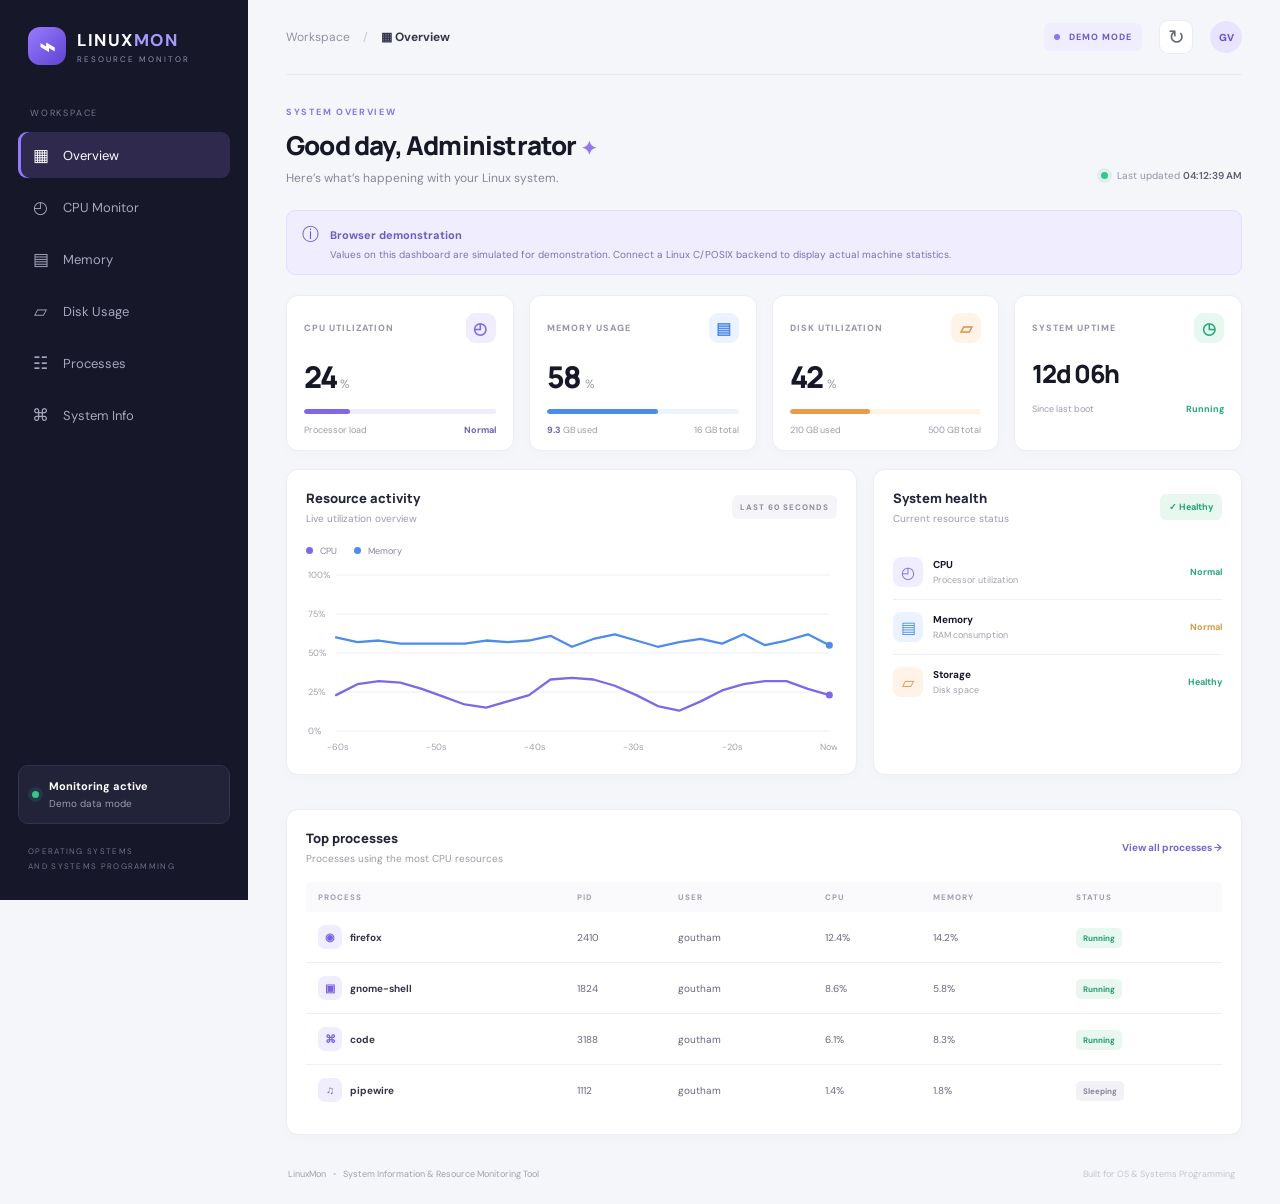
<file: website codes/index.html>
<!DOCTYPE html>
<html lang="en">
<head>
  <meta charset="UTF-8">
  <meta name="viewport" content="width=device-width, initial-scale=1.0">
  <title>Linux Resource Monitor</title>
  <link rel="stylesheet" href="style.css">
</head>
<body>
  <div class="app-shell">
    <aside class="sidebar" id="sidebar">
      <div class="brand"><div class="brand-mark">⌁</div><div><strong>LINUX<span>MON</span></strong><small>RESOURCE MONITOR</small></div></div>
      <div class="nav-label">WORKSPACE</div>
      <nav>
        <a class="nav-link active" href="#dashboard" data-page="dashboard"><b>▦</b> Overview</a>
        <a class="nav-link" href="#cpu" data-page="cpu"><b>◴</b> CPU Monitor</a>
        <a class="nav-link" href="#memory" data-page="memory"><b>▤</b> Memory</a>
        <a class="nav-link" href="#disk" data-page="disk"><b>▱</b> Disk Usage</a>
        <a class="nav-link" href="#processes" data-page="processes"><b>☷</b> Processes</a>
        <a class="nav-link" href="#system" data-page="system"><b>⌘</b> System Info</a>
      </nav>
      <div class="sidebar-bottom">
        <div class="status-card"><span class="pulse"></span><div><strong>Monitoring active</strong><small>Demo data mode</small></div></div>
        <div class="sidebar-foot">OPERATING SYSTEMS<br>AND SYSTEMS PROGRAMMING</div>
      </div>
    </aside>

    <main class="main">
      <header class="topbar">
        <button class="menu-btn" id="menuBtn" aria-label="Toggle menu">☰</button>
        <div class="crumb">Workspace <span>/</span> <strong id="pageName">Overview</strong></div>
        <div class="top-actions">
          <span class="demo-pill"><i></i> DEMO MODE</span>
          <button class="icon-btn" id="refreshBtn" title="Refresh data">↻</button>
          <div class="avatar">GV</div>
        </div>
      </header>

      <section class="page active-page" id="dashboard">
        <div class="page-heading">
          <div><p class="eyebrow">SYSTEM OVERVIEW</p><h1>Good day, Administrator <span>✦</span></h1><p class="subheading">Here’s what’s happening with your Linux system.</p></div>
          <div class="heading-right"><span class="live-dot"></span> <span>Last updated <strong id="lastUpdated">just now</strong></span></div>
        </div>
        <div class="notice"><span>ⓘ</span><div><strong>Browser demonstration</strong><p>Values on this dashboard are simulated for demonstration. Connect a Linux C/POSIX backend to display actual machine statistics.</p></div></div>

        <div class="stats-grid">
          <article class="stat-card"><div class="stat-top"><span>CPU UTILIZATION</span><span class="stat-icon purple">◴</span></div><div class="stat-value"><strong id="cpuValue">24</strong><small>%</small></div><div class="progress"><i id="cpuBar" style="width:24%"></i></div><div class="stat-foot"><span>Processor load</span><b id="cpuState">Normal</b></div></article>
          <article class="stat-card"><div class="stat-top"><span>MEMORY USAGE</span><span class="stat-icon blue">▤</span></div><div class="stat-value"><strong id="memValue">58</strong><small>%</small></div><div class="progress bluebar"><i id="memBar" style="width:58%"></i></div><div class="stat-foot"><span><b id="memUsed">9.3</b> GB used</span><span>16 GB total</span></div></article>
          <article class="stat-card"><div class="stat-top"><span>DISK UTILIZATION</span><span class="stat-icon orange">▱</span></div><div class="stat-value"><strong id="diskValue">42</strong><small>%</small></div><div class="progress orangebar"><i id="diskBar" style="width:42%"></i></div><div class="stat-foot"><span>210 GB used</span><span>500 GB total</span></div></article>
          <article class="stat-card"><div class="stat-top"><span>SYSTEM UPTIME</span><span class="stat-icon green">◷</span></div><div class="stat-value uptime"><strong id="uptimeValue">12d 06h</strong></div><div class="stat-foot"><span>Since last boot</span><b class="good">Running</b></div></article>
        </div>

        <div class="content-grid">
          <article class="panel chart-panel"><div class="panel-head"><div><h2>Resource activity</h2><p>Live utilization overview</p></div><span class="range-chip">LAST 60 SECONDS</span></div><div class="chart-legend"><span><i class="legend-purple"></i> CPU</span><span><i class="legend-blue"></i> Memory</span></div><div class="chart-wrap"><canvas id="resourceChart"></canvas></div></article>
          <article class="panel"><div class="panel-head"><div><h2>System health</h2><p>Current resource status</p></div><span class="health-check">✓ Healthy</span></div><div class="health-list"><div><span class="health-symbol purple-bg">◴</span><div class="health-text"><strong>CPU</strong><small>Processor utilization</small></div><b id="healthCpu">Normal</b></div><div><span class="health-symbol blue-bg">▤</span><div class="health-text"><strong>Memory</strong><small>RAM consumption</small></div><b id="healthMem">Moderate</b></div><div><span class="health-symbol orange-bg">▱</span><div class="health-text"><strong>Storage</strong><small>Disk space</small></div><b>Healthy</b></div></div></article>
        </div>
        <article class="panel process-preview"><div class="panel-head"><div><h2>Top processes</h2><p>Processes using the most CPU resources</p></div><a href="#processes" class="text-link">View all processes →</a></div><div class="table-scroll"><table><thead><tr><th>PROCESS</th><th>PID</th><th>USER</th><th>CPU</th><th>MEMORY</th><th>STATUS</th></tr></thead><tbody id="topProcesses"></tbody></table></div></article>
        <footer>LinuxMon <span>•</span> System Information & Resource Monitoring Tool <span class="footer-right">Built for OS & Systems Programming</span></footer>
      </section>

      <section class="page" id="cpu"><div class="page-heading"><div><p class="eyebrow">PERFORMANCE</p><h1>CPU Monitor</h1><p class="subheading">Track processor utilization and system load.</p></div></div><div class="stats-grid two"><article class="stat-card"><div class="stat-top"><span>CURRENT CPU LOAD</span><span class="stat-icon purple">◴</span></div><div class="stat-value"><strong id="cpuPageValue">24</strong><small>%</small></div><div class="progress"><i id="cpuPageBar" style="width:24%"></i></div><div class="stat-foot"><span>Overall utilization</span><b id="cpuPageState">Normal</b></div></article><article class="stat-card"><div class="stat-top"><span>PROCESSOR CORES</span><span class="stat-icon green">⌘</span></div><div class="stat-value"><strong>8</strong></div><div class="stat-foot"><span>Logical CPU cores</span><span>Demo specification</span></div></article></div><article class="panel large-chart"><div class="panel-head"><div><h2>CPU utilization history</h2><p>Recent processor activity</p></div><span class="range-chip">LIVE DEMO</span></div><div class="chart-wrap tall"><canvas id="cpuChart"></canvas></div></article><article class="panel info-panel"><h2>Understanding CPU usage</h2><p>CPU utilization represents the percentage of processor capacity currently being used by running tasks. High utilization over a long period may indicate heavy workloads or processes that need investigation.</p></article><footer>LinuxMon <span>•</span> CPU Monitoring</footer></section>

      <section class="page" id="memory"><div class="page-heading"><div><p class="eyebrow">RESOURCE DETAILS</p><h1>Memory Monitor</h1><p class="subheading">Understand RAM consumption and availability.</p></div></div><div class="stats-grid three"><article class="stat-card"><div class="stat-top"><span>TOTAL MEMORY</span><span class="stat-icon blue">▤</span></div><div class="stat-value"><strong>16</strong><small>GB</small></div><div class="stat-foot"><span>Installed RAM</span></div></article><article class="stat-card"><div class="stat-top"><span>USED MEMORY</span><span class="stat-icon purple">▥</span></div><div class="stat-value"><strong id="memoryUsedPage">9.3</strong><small>GB</small></div><div class="stat-foot"><span>Currently in use</span></div></article><article class="stat-card"><div class="stat-top"><span>AVAILABLE MEMORY</span><span class="stat-icon green">✓</span></div><div class="stat-value"><strong id="memoryFreePage">6.7</strong><small>GB</small></div><div class="stat-foot"><span>Available to processes</span></div></article></div><article class="panel memory-panel"><div class="panel-head"><div><h2>Memory allocation</h2><p>Used vs available memory</p></div><strong id="memoryPercent">58%</strong></div><div class="memory-track"><i id="memoryTrack" style="width:58%"></i></div><div class="memory-key"><span><i class="key-used"></i> Used memory</span><span><i class="key-free"></i> Available memory</span></div></article><article class="panel info-panel"><h2>Memory management</h2><p>The Linux kernel manages physical memory among processes and system services. The /proc/meminfo file provides information about memory totals, free memory, buffers, and cache.</p></article><footer>LinuxMon <span>•</span> Memory Monitoring</footer></section>

      <section class="page" id="disk"><div class="page-heading"><div><p class="eyebrow">STORAGE</p><h1>Disk Usage</h1><p class="subheading">View storage capacity and available disk space.</p></div></div><div class="stats-grid three"><article class="stat-card"><div class="stat-top"><span>TOTAL CAPACITY</span><span class="stat-icon orange">▱</span></div><div class="stat-value"><strong>500</strong><small>GB</small></div><div class="stat-foot"><span>Total disk space</span></div></article><article class="stat-card"><div class="stat-top"><span>USED SPACE</span><span class="stat-icon purple">▥</span></div><div class="stat-value"><strong>210</strong><small>GB</small></div><div class="stat-foot"><span>42% of capacity</span></div></article><article class="stat-card"><div class="stat-top"><span>FREE SPACE</span><span class="stat-icon green">✓</span></div><div class="stat-value"><strong>290</strong><small>GB</small></div><div class="stat-foot"><span>58% available</span></div></article></div><article class="panel memory-panel"><div class="panel-head"><div><h2>Storage utilization</h2><p>Primary disk partition</p></div><span class="health-check">Healthy</span></div><div class="memory-track disk-track"><i style="width:42%"></i></div><div class="memory-key"><span><i class="key-disk"></i> Used · 210 GB</span><span><i class="key-free"></i> Free · 290 GB</span></div><div class="partition-row"><div><strong>/dev/sda1</strong><small>Primary partition · ext4</small></div><strong>500 GB</strong></div></article><article class="panel info-panel"><h2>Disk monitoring</h2><p>Disk usage indicates how much persistent storage is occupied. Linux disk information can be collected using system calls and filesystem interfaces such as statvfs.</p></article><footer>LinuxMon <span>•</span> Disk Monitoring</footer></section>

      <section class="page" id="processes"><div class="page-heading"><div><p class="eyebrow">PROCESS MANAGEMENT</p><h1>Running Processes</h1><p class="subheading">Explore processes and their resource consumption.</p></div><span class="count-pill" id="processCount">8 processes</span></div><article class="panel"><div class="panel-head process-tools"><div><h2>Process list</h2><p>Sample process table for demonstration</p></div><input id="processSearch" class="search" type="search" placeholder="⌕  Search process..."></div><div class="table-scroll"><table><thead><tr><th>PROCESS</th><th>PID</th><th>USER</th><th>CPU</th><th>MEMORY</th><th>STATUS</th></tr></thead><tbody id="allProcesses"></tbody></table></div></article><article class="panel info-panel"><h2>Process information in Linux</h2><p>Linux represents process information under the /proc filesystem. Each process has a directory identified by its process ID (PID), containing details such as status and memory information.</p></article><footer>LinuxMon <span>•</span> Process Management</footer></section>

      <section class="page" id="system"><div class="page-heading"><div><p class="eyebrow">MACHINE DETAILS</p><h1>System Information</h1><p class="subheading">A summary of operating system and hardware details.</p></div></div><article class="panel system-banner"><div class="linux-icon">⌘</div><div><p class="eyebrow">OPERATING SYSTEM</p><h2>Ubuntu Linux</h2><p>Linux-based operating system · Demo environment</p></div><span class="health-check">● Online</span></article><article class="panel"><div class="panel-head"><div><h2>System specifications</h2><p>Example configuration for the website demo</p></div></div><div class="spec-grid"><div><small>Operating system</small><strong>Ubuntu Linux</strong></div><div><small>Kernel</small><strong>Linux 6.x (sample)</strong></div><div><small>Architecture</small><strong>x86_64</strong></div><div><small>Logical processors</small><strong>8 CPU cores</strong></div><div><small>Total memory</small><strong>16 GB RAM</strong></div><div><small>Disk capacity</small><strong>500 GB</strong></div><div><small>System uptime</small><strong id="systemUptime">12 days, 6 hours</strong></div><div><small>Monitoring source</small><strong>Browser demo data</strong></div></div></article><article class="panel info-panel"><h2>Linux interfaces used in the project</h2><p><b>/proc filesystem:</b> provides kernel-maintained information about CPU, memory, uptime and processes. <b>POSIX APIs and system calls:</b> provide system-level access and operations. <b>File operations:</b> read information exposed through Linux system files.</p></article><footer>LinuxMon <span>•</span> System Information</footer></section>
    </main>
  </div>
  <script src="script.js"></script>
</body>
</html>
</file>
<file: website codes/style.css>
@import url('https://fonts.googleapis.com/css2?family=DM+Sans:wght@400;500;600;700;800&family=Manrope:wght@400;500;600;700;800&display=swap');
:root{--bg:#f5f6fa;--panel:#fff;--ink:#171827;--muted:#85889b;--line:#ececf2;--purple:#7657e8;--blue:#4d8de8;--orange:#e99a4b;--green:#24a879}
*{box-sizing:border-box}body{margin:0;background:var(--bg);color:var(--ink);font-family:'DM Sans',sans-serif}.app-shell{min-height:100vh}.sidebar{width:248px;background:#17172a;color:#fff;position:fixed;inset:0 auto 0 0;padding:27px 18px;display:flex;flex-direction:column;z-index:5}.brand{display:flex;align-items:center;gap:11px;padding:0 10px 42px}.brand-mark{width:38px;height:38px;border-radius:12px;background:linear-gradient(135deg,#977bff,#6043d1);display:grid;place-items:center;font-size:27px;font-weight:bold}.brand strong{display:block;font-size:17px;letter-spacing:1.5px}.brand strong span{color:#a99aff}.brand small{display:block;font-size:8px;letter-spacing:2px;color:#9291aa;margin-top:3px}.nav-label{font-size:9px;letter-spacing:1.8px;color:#77778f;padding:0 12px 13px}.sidebar nav{display:grid;gap:6px}.nav-link{color:#a7a7bc;text-decoration:none;padding:12px 13px;border-radius:9px;font-size:13px;display:flex;gap:13px;align-items:center;transition:.2s}.nav-link b{font-size:17px;width:19px;text-align:center;font-weight:400}.nav-link:hover,.nav-link.active{background:#30294e;color:#fff}.nav-link.active{box-shadow:inset 3px 0 #9278ff}.sidebar-bottom{margin-top:auto}.status-card{display:flex;align-items:center;gap:10px;background:#222239;border:1px solid #33334b;padding:13px;border-radius:10px}.status-card strong,.status-card small{display:block}.status-card strong{font-size:11px}.status-card small{color:#9a9ab0;font-size:10px;margin-top:4px}.pulse,.live-dot{width:7px;height:7px;background:#37c58d;border-radius:50%;box-shadow:0 0 0 4px #37c58d20}.sidebar-foot{font-size:8px;letter-spacing:1.3px;line-height:1.8;color:#6f7088;margin:20px 10px 0}.main{margin-left:248px;min-height:100vh;padding:0 38px}.topbar{height:75px;display:flex;align-items:center;justify-content:space-between;border-bottom:1px solid #e9e9f0}.crumb{font-size:12px;color:#9092a4}.crumb span{padding:0 10px;color:#c3c4ce}.crumb strong{color:#35364a}.top-actions{display:flex;align-items:center;gap:17px}.demo-pill,.range-chip,.count-pill{font-size:9px;letter-spacing:1px;font-weight:700;color:#6d5ac9;background:#f0edff;padding:8px 10px;border-radius:6px}.demo-pill i{display:inline-block;width:6px;height:6px;background:#8c73ef;border-radius:50%;margin-right:6px}.icon-btn,.menu-btn{border:1px solid var(--line);background:#fff;border-radius:9px;width:34px;height:34px;font-size:20px;color:#65677a;cursor:pointer}.avatar{width:32px;height:32px;border-radius:50%;display:grid;place-items:center;background:#e8e3ff;color:#684fce;font-size:10px;font-weight:800}.menu-btn{display:none}.page{display:none;padding-top:31px;animation:fade .25s ease}.page.active-page{display:block}@keyframes fade{from{opacity:.5;transform:translateY(4px)}to{opacity:1;transform:none}}.page-heading{display:flex;justify-content:space-between;align-items:flex-end;margin-bottom:24px}.eyebrow{font-size:9px;font-weight:800;letter-spacing:1.7px;color:#8c78e5;margin:0 0 9px}.page-heading h1{font-family:Manrope,sans-serif;font-size:26px;letter-spacing:-.8px;margin:0;font-weight:800}.page-heading h1 span{color:#9279ee;font-size:19px}.subheading{font-size:12px;color:var(--muted);margin:7px 0 0}.heading-right{font-size:10px;color:#9294a5;display:flex;gap:9px;align-items:center;padding-bottom:4px}.heading-right strong{color:#5c5e70;font-weight:600}.notice{background:#f0edff;border:1px solid #e4defe;border-radius:9px;padding:12px 15px;display:flex;gap:11px;color:#6e5bbf;margin-bottom:20px}.notice>span{font-size:17px}.notice strong{font-size:11px}.notice p{font-size:10px;color:#7d72b1;margin:3px 0 0;line-height:1.5}.stats-grid{display:grid;grid-template-columns:repeat(4,minmax(0,1fr));gap:15px;margin-bottom:18px}.stats-grid.two{grid-template-columns:repeat(2,minmax(0,1fr));max-width:650px}.stats-grid.three{grid-template-columns:repeat(3,minmax(0,1fr))}.stat-card,.panel{background:var(--panel);border:1px solid #ededf3;border-radius:12px;box-shadow:0 3px 14px #22223805}.stat-card{padding:17px 17px 14px;min-width:0}.stat-top{display:flex;justify-content:space-between;align-items:center;font-size:9px;font-weight:800;letter-spacing:1px;color:#9698a8}.stat-icon{width:30px;height:30px;border-radius:9px;display:grid;place-items:center;font-size:16px}.purple{background:#f0edff;color:#8067e8}.blue{background:#eaf3ff;color:#4d8de8}.orange{background:#fff3e8;color:#df9145}.green{background:#e7f8f1;color:#24a879}.stat-value{display:flex;align-items:baseline;gap:4px;margin:13px 0 12px}.stat-value strong{font:800 30px Manrope,sans-serif;letter-spacing:-1.3px}.stat-value small{font-size:12px;color:#9b9dae}.stat-value.uptime strong{font-size:25px}.progress{height:5px;background:#f0edfa;border-radius:10px;overflow:hidden}.progress i{display:block;height:100%;background:#8067e8;border-radius:10px;transition:width .4s}.progress.bluebar{background:#edf4ff}.progress.bluebar i{background:#4d8de8}.progress.orangebar{background:#fff2e6}.progress.orangebar i{background:#e99a4b}.stat-foot{display:flex;justify-content:space-between;gap:6px;color:#999bab;font-size:9px;margin-top:10px}.stat-foot b{color:#6e61b5;font-weight:700}.stat-foot .good{color:#24a879}.content-grid{display:grid;grid-template-columns:1.55fr 1fr;gap:16px;margin-bottom:17px}.panel{padding:19px;margin-bottom:17px}.panel-head{display:flex;align-items:center;justify-content:space-between;gap:12px}.panel-head h2,.info-panel h2{font:800 13px Manrope,sans-serif;margin:0;color:#25263a}.panel-head p{font-size:10px;color:#999bab;margin:5px 0 0}.range-chip{font-size:8px;padding:7px 8px;color:#8b8ca0;background:#f5f5f9}.chart-legend{display:flex;gap:17px;margin:20px 0 4px;font-size:9px;color:#85879a}.chart-legend i,.memory-key i{display:inline-block;width:7px;height:7px;border-radius:50%;margin-right:5px}.legend-purple{background:#8067e8}.legend-blue{background:#4d8de8}.chart-wrap{height:190px;position:relative;margin-top:8px}.chart-wrap canvas{width:100%;height:100%;display:block}.health-check{font-size:9px;color:#20a276;background:#e8f8f1;padding:7px 9px;border-radius:6px;font-weight:700}.health-list{margin-top:20px}.health-list>div{display:flex;align-items:center;gap:10px;padding:12px 0;border-bottom:1px solid #f0f0f4}.health-list>div:last-child{border:0}.health-symbol{width:30px;height:30px;border-radius:8px;display:grid;place-items:center}.purple-bg{background:#f0edff;color:#8067e8}.blue-bg{background:#eaf3ff;color:#4d8de8}.orange-bg{background:#fff3e8;color:#df9145}.health-text{flex:1}.health-text strong,.health-text small{display:block}.health-text strong{font-size:10px}.health-text small{font-size:9px;color:#a0a1b0;margin-top:3px}.health-list b{font-size:9px;color:#24a879}.health-list>div:nth-child(2) b{color:#d79a48}.process-preview{margin-bottom:18px}.text-link{font-size:10px;color:#7962d7;text-decoration:none;font-weight:700}.table-scroll{overflow-x:auto;margin-top:17px}table{width:100%;border-collapse:collapse;text-align:left;white-space:nowrap}th{font-size:8px;letter-spacing:1px;color:#a0a1b0;font-weight:800;padding:10px 12px;background:#fafafd}td{font-size:10px;color:#66697c;padding:13px 12px;border-bottom:1px solid #f0f0f4}tbody tr:last-child td{border-bottom:0}.proc-name{display:flex;align-items:center;gap:8px;color:#343548;font-weight:700}.proc-icon{width:24px;height:24px;border-radius:7px;background:#f0edff;color:#7a62dc;display:grid;place-items:center;font-size:11px}.status-tag{padding:5px 7px;border-radius:5px;background:#e8f8f1;color:#219b70;font-size:8px;font-weight:700}.status-tag.sleep{background:#f2f2f6;color:#85879a}footer{padding:15px 2px 24px;color:#a0a1af;font-size:9px}footer span{padding:0 5px;color:#c4c4ce}.footer-right{float:right}.large-chart{margin-top:17px}.chart-wrap.tall{height:280px;margin-top:20px}.info-panel{padding:18px 20px}.info-panel p{font-size:11px;color:#85879a;line-height:1.8;margin:9px 0 0}.memory-panel{margin-top:17px;padding:23px}.memory-panel .panel-head>strong{font:800 22px Manrope;color:#6e59d0}.memory-track{height:13px;background:#e9f2ff;border-radius:20px;overflow:hidden;margin:26px 0 13px}.memory-track i{height:100%;display:block;background:linear-gradient(90deg,#4d8de8,#7b6be7);border-radius:20px}.memory-key{display:flex;justify-content:space-between;font-size:10px;color:#898b9c}.key-used{background:#5d82e9}.key-free{background:#dce9fc}.disk-track{background:#fff0e2}.disk-track i{background:linear-gradient(90deg,#e99a4b,#f2bd77)}.key-disk{background:#e99a4b}.partition-row{border-top:1px solid var(--line);padding-top:17px;margin-top:20px;display:flex;justify-content:space-between;font-size:11px}.partition-row small{display:block;color:#999bab;font-size:9px;margin-top:4px}.process-tools{align-items:flex-start}.search{border:1px solid #e9e9f0;border-radius:7px;padding:9px 11px;font:10px 'DM Sans';outline:none;width:190px}.search:focus{border-color:#9b89eb}.count-pill{color:#6e5bbf}.system-banner{display:flex;align-items:center;gap:16px;background:linear-gradient(110deg,#24203e,#3b3066);color:#fff;padding:23px}.linux-icon{width:52px;height:52px;border-radius:14px;background:#ffffff18;display:grid;place-items:center;font-size:29px}.system-banner .eyebrow{color:#b4a6ff}.system-banner h2{font:800 20px Manrope;margin:0}.system-banner p:last-child{font-size:10px;color:#c0bbd4;margin:5px 0 0}.system-banner .health-check{margin-left:auto}.spec-grid{display:grid;grid-template-columns:repeat(2,1fr)}.spec-grid>div{padding:15px 10px;border-bottom:1px solid #f0f0f4}.spec-grid small,.spec-grid strong{display:block}.spec-grid small{font-size:9px;color:#999bab;margin-bottom:6px}.spec-grid strong{font-size:11px;color:#393a4d}.spec-grid>div:nth-last-child(-n+2){border-bottom:0}
@media(max-width:1100px){.main{padding:0 24px}.stats-grid{grid-template-columns:repeat(2,minmax(0,1fr))}.content-grid{grid-template-columns:1fr}.stats-grid.three{grid-template-columns:repeat(3,minmax(0,1fr))}}
@media(max-width:720px){.sidebar{transform:translateX(-100%);transition:transform .25s}.sidebar.open{transform:translateX(0)}.main{margin-left:0;padding:0 16px}.menu-btn{display:block;margin-right:10px}.topbar{justify-content:flex-start}.crumb{flex:1}.top-actions{gap:8px}.demo-pill{display:none}.page{padding-top:23px}.page-heading{align-items:flex-start;gap:12px;flex-direction:column}.page-heading h1{font-size:22px}.heading-right{padding:0}.stats-grid,.stats-grid.two{grid-template-columns:repeat(2,minmax(0,1fr))}.stats-grid.three{grid-template-columns:1fr 1fr}.content-grid{grid-template-columns:1fr}.panel{padding:15px}.stat-card{padding:14px}.stat-value strong{font-size:26px}.process-tools{flex-direction:column}.search{width:100%}.footer-right{float:none;display:block;margin-top:6px}.system-banner{flex-wrap:wrap}.system-banner .health-check{margin-left:0}.spec-grid{grid-template-columns:1fr 1fr}}
@media(max-width:390px){.stats-grid,.stats-grid.two,.stats-grid.three{grid-template-columns:1fr}.top-actions{gap:5px}.avatar{display:none}.page-heading h1{font-size:20px}}
</file>
